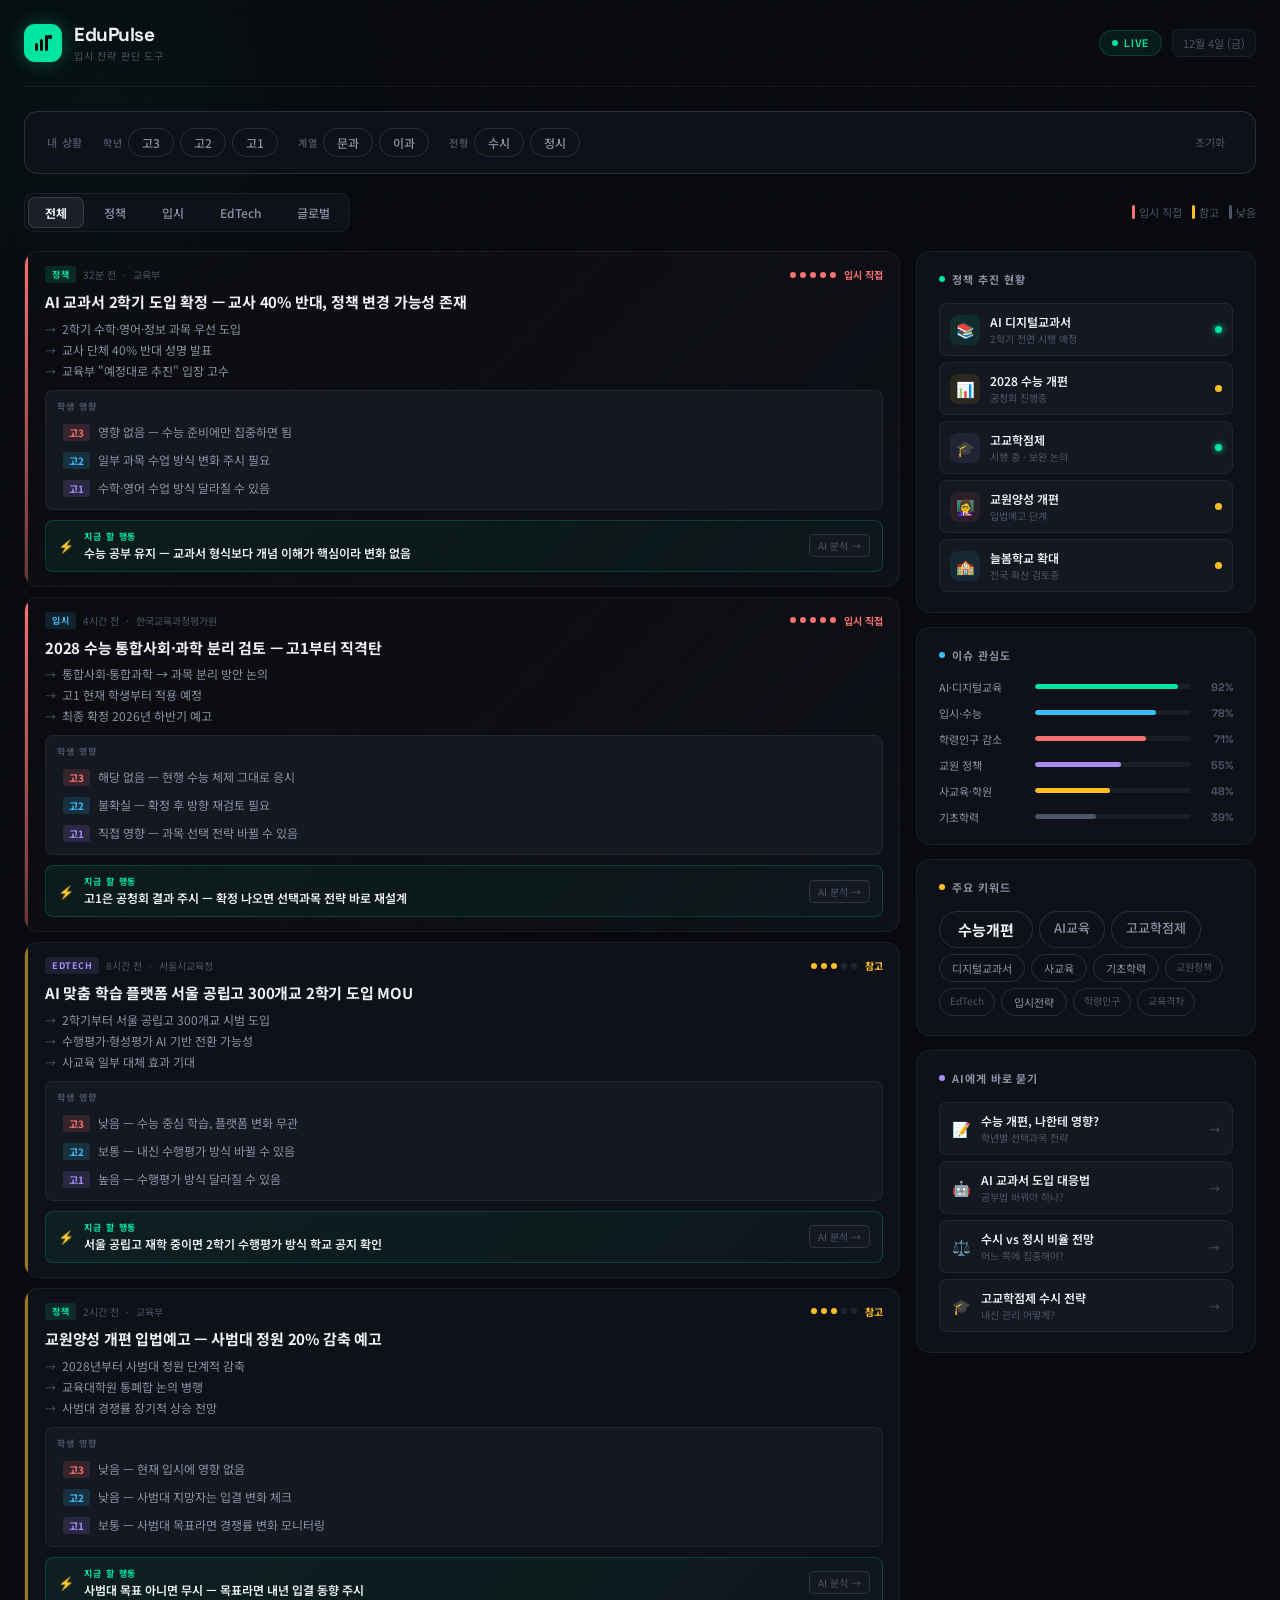
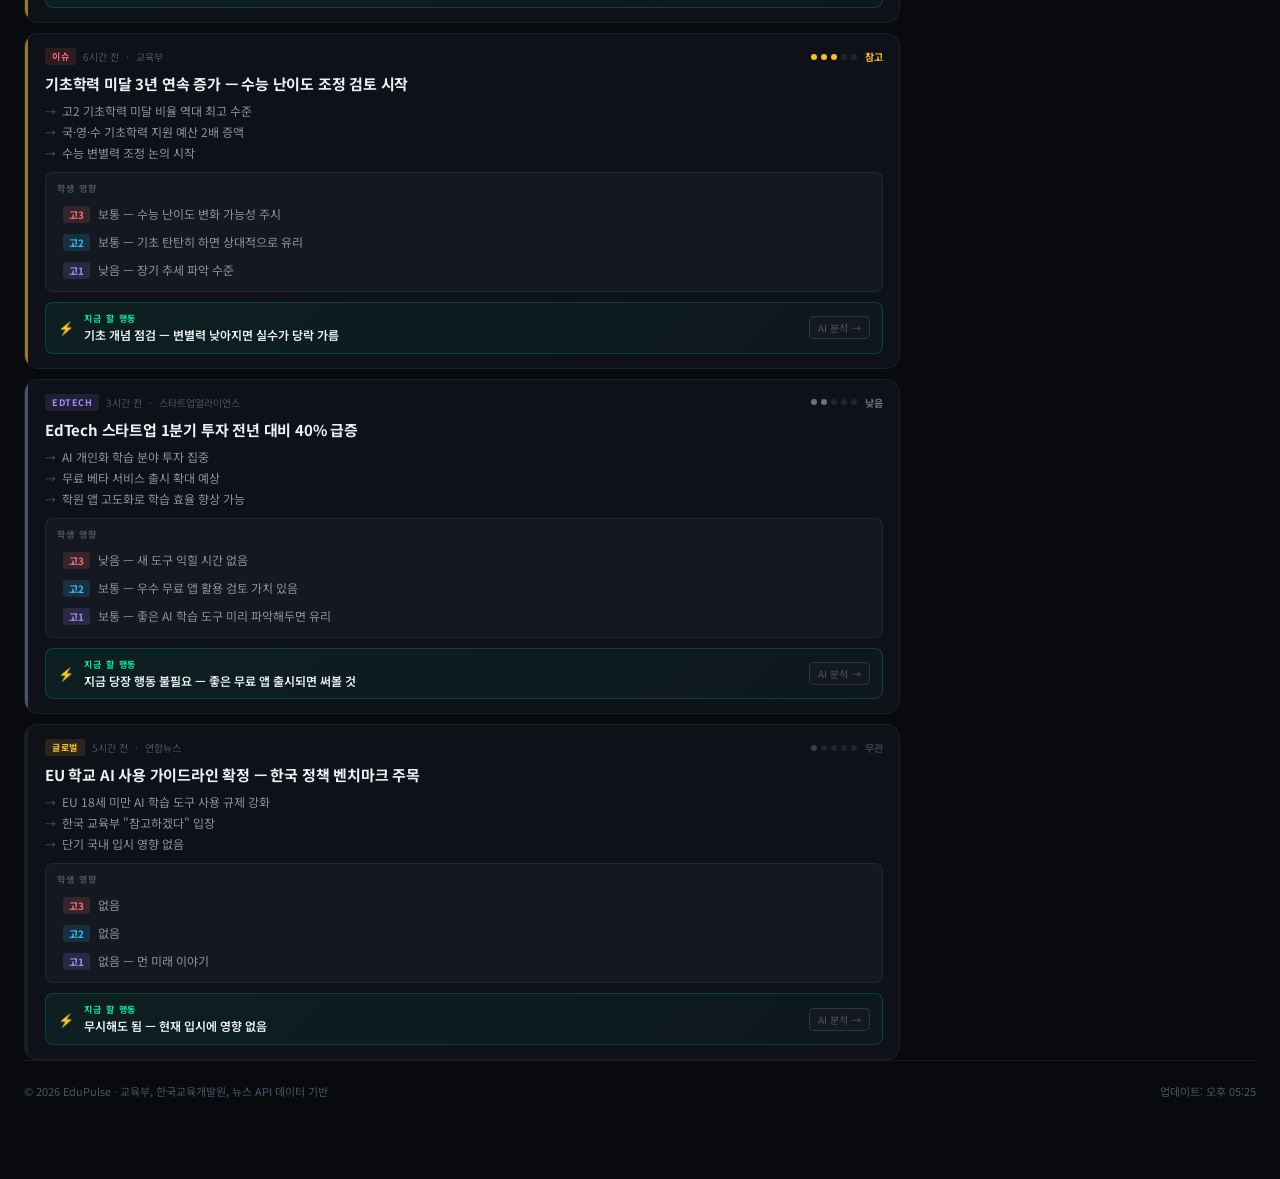
<file: index.html>
<!DOCTYPE html>
<html lang="ko">
<head>
<meta charset="UTF-8">
<meta name="viewport" content="width=device-width, initial-scale=1.0">
<title>EduPulse — 입시 전략 판단 도구</title>
<link rel="preconnect" href="https://fonts.googleapis.com">
<link href="https://fonts.googleapis.com/css2?family=Noto+Sans+KR:wght@400;500;700;900&family=Space+Grotesk:wght@400;500;600;700&display=swap" rel="stylesheet">
<style>
/* ═══════════════════════════════════════════════════
   VARIABLES
═══════════════════════════════════════════════════ */
:root {
  --bg:      #080a0e;
  --bg2:     #0e1118;
  --bg3:     #141820;
  --bg4:     #1a1f2a;
  --border:  rgba(255,255,255,0.06);
  --border2: rgba(255,255,255,0.12);
  --border3: rgba(255,255,255,0.18);
  --text:    #eef0f4;
  --text2:   #8892a4;
  --text3:   #4a5568;

  --green:  #00e5a0;
  --green2: rgba(0,229,160,0.12);
  --blue:   #38bdf8;
  --blue2:  rgba(56,189,248,0.12);
  --red:    #f87171;
  --red2:   rgba(248,113,113,0.12);
  --yellow: #fbbf24;
  --yellow2:rgba(251,191,36,0.12);
  --purple: #a78bfa;

  --r-card: 14px;
  --r-sm:   8px;
  --r-xs:   5px;
}

/* ═══════════════════════════════════════════════════
   RESET & BASE
═══════════════════════════════════════════════════ */
*, *::before, *::after { box-sizing: border-box; margin: 0; padding: 0; }
html { scroll-behavior: smooth; }
body {
  background: var(--bg);
  color: var(--text);
  font-family: 'Noto Sans KR', sans-serif;
  min-height: 100vh;
  overflow-x: hidden;
  -webkit-font-smoothing: antialiased;
}

/* 배경 그리드 */
body::before {
  content: '';
  position: fixed; inset: 0; z-index: 0; pointer-events: none;
  background-image:
    linear-gradient(rgba(0,229,160,0.015) 1px, transparent 1px),
    linear-gradient(90deg, rgba(0,229,160,0.015) 1px, transparent 1px);
  background-size: 48px 48px;
}
/* 좌상단 glow */
body::after {
  content: '';
  position: fixed; top: -200px; left: -200px;
  width: 600px; height: 600px; z-index: 0; pointer-events: none;
  background: radial-gradient(circle, rgba(0,229,160,0.04) 0%, transparent 70%);
}

.page {
  position: relative; z-index: 1;
  max-width: 1320px; margin: 0 auto;
  padding: 0 1.5rem 5rem;
}

/* ═══════════════════════════════════════════════════
   HEADER
═══════════════════════════════════════════════════ */
header {
  display: flex; align-items: center; justify-content: space-between;
  padding: 1.4rem 0;
  border-bottom: 1px solid var(--border);
  margin-bottom: 1.5rem;
  flex-wrap: wrap; gap: 1rem;
}
.logo { display: flex; align-items: center; gap: 12px; text-decoration: none; }
.logo-mark {
  width: 38px; height: 38px; border-radius: 11px;
  background: var(--green);
  display: flex; align-items: center; justify-content: center;
  box-shadow: 0 0 20px rgba(0,229,160,0.3);
  flex-shrink: 0;
}
.logo-mark svg { width: 20px; height: 20px; }
.logo-name {
  font-family: 'Space Grotesk', sans-serif;
  font-size: 19px; font-weight: 700; color: var(--text); letter-spacing: -0.5px;
}
.logo-sub { font-size: 10px; color: var(--text3); margin-top: 1px; letter-spacing: 0.08em; text-transform: uppercase; }

.header-right { display: flex; align-items: center; gap: 10px; }
.live-pill {
  display: flex; align-items: center; gap: 6px;
  background: rgba(0,229,160,0.08); border: 1px solid rgba(0,229,160,0.2);
  border-radius: 20px; padding: 5px 12px;
  font-family: 'Space Grotesk', sans-serif; font-size: 11px; font-weight: 600; color: var(--green);
  letter-spacing: 0.06em;
}
.live-dot {
  width: 6px; height: 6px; border-radius: 50%; background: var(--green);
  animation: pulse 2s infinite;
}
.date-chip {
  font-size: 11px; color: var(--text3);
  background: var(--bg2); border: 1px solid var(--border);
  border-radius: 8px; padding: 5px 10px;
}

/* ═══════════════════════════════════════════════════
   PERSONA FILTER  — 핵심 상단 기능
═══════════════════════════════════════════════════ */
.persona-bar {
  background: var(--bg2);
  border: 1px solid var(--border2);
  border-radius: var(--r-card);
  padding: 1rem 1.4rem;
  margin-bottom: 1.2rem;
  display: flex; align-items: center; gap: 0; flex-wrap: wrap;
}
.persona-label {
  font-size: 11px; color: var(--text3); letter-spacing: 0.06em;
  text-transform: uppercase; font-weight: 600; margin-right: 20px;
  white-space: nowrap;
}
.persona-groups { display: flex; gap: 20px; flex-wrap: wrap; flex: 1; }
.persona-group { display: flex; align-items: center; gap: 6px; }
.persona-group-label {
  font-size: 10px; color: var(--text3); letter-spacing: 0.05em; text-transform: uppercase;
  font-weight: 600; white-space: nowrap;
}
.pchip {
  padding: 5px 13px; border-radius: 20px;
  border: 1px solid var(--border2);
  background: transparent; color: var(--text2);
  font-size: 12px; font-weight: 500; cursor: pointer;
  font-family: 'Noto Sans KR', sans-serif;
  transition: all 0.15s;
}
.pchip:hover { border-color: var(--green); color: var(--green); }
.pchip.active {
  background: rgba(0,229,160,0.12); border-color: var(--green);
  color: var(--green); font-weight: 700;
}
.persona-reset {
  margin-left: auto; font-size: 11px; color: var(--text3);
  background: none; border: none; cursor: pointer;
  font-family: 'Noto Sans KR', sans-serif; padding: 4px 8px;
  transition: color 0.15s;
}
.persona-reset:hover { color: var(--text2); }

/* ═══════════════════════════════════════════════════
   TABS
═══════════════════════════════════════════════════ */
.tabs-row {
  display: flex; align-items: center; justify-content: space-between;
  margin-bottom: 1.2rem; gap: 12px; flex-wrap: wrap;
}
.nav-tabs {
  display: flex; gap: 4px;
  background: var(--bg2); border: 1px solid var(--border);
  border-radius: 10px; padding: 3px;
}
.tab {
  padding: 6px 16px; border-radius: 7px;
  font-size: 12px; color: var(--text2); cursor: pointer;
  transition: all 0.15s; border: none; background: transparent;
  font-family: 'Noto Sans KR', sans-serif; font-weight: 500;
}
.tab:hover { color: var(--text); }
.tab.active { background: var(--bg4); color: var(--text); border: 1px solid var(--border2); font-weight: 700; }

.imp-legend {
  display: flex; align-items: center; gap: 10px;
  font-size: 11px; color: var(--text3);
}
.imp-legend-item { display: flex; align-items: center; gap: 4px; }
.imp-legend-bar { width: 3px; height: 14px; border-radius: 2px; }

/* ═══════════════════════════════════════════════════
   LAYOUT GRID
═══════════════════════════════════════════════════ */
.layout { display: grid; grid-template-columns: 1fr 340px; gap: 16px; align-items: start; }

/* ═══════════════════════════════════════════════════
   CARD BASE
═══════════════════════════════════════════════════ */
.card {
  background: var(--bg2); border: 1px solid var(--border);
  border-radius: var(--r-card); padding: 1.2rem 1.4rem;
  transition: border-color 0.2s;
}
.card:hover { border-color: var(--border2); }
.card-hd {
  display: flex; align-items: center; justify-content: space-between;
  margin-bottom: 1rem;
}
.card-hd-title {
  display: flex; align-items: center; gap: 7px;
  font-size: 11px; font-weight: 700; color: var(--text2);
  letter-spacing: 0.08em; text-transform: uppercase;
}
.card-hd-dot { width: 6px; height: 6px; border-radius: 50%; }

/* ═══════════════════════════════════════════════════
   NEWS CARDS — 핵심 컴포넌트
═══════════════════════════════════════════════════ */
.news-stack { display: flex; flex-direction: column; gap: 10px; }

.ncard {
  border-radius: var(--r-card); border: 1px solid var(--border);
  overflow: hidden; cursor: pointer;
  transition: border-color 0.15s, transform 0.15s, box-shadow 0.15s;
  position: relative;
  background: var(--bg2);
}
.ncard:hover {
  border-color: var(--border3); transform: translateY(-1px);
  box-shadow: 0 8px 32px rgba(0,0,0,0.3);
}

/* 왼쪽 중요도 바 */
.ncard-bar {
  position: absolute; left: 0; top: 0; bottom: 0; width: 3px;
}

.ncard-inner { padding: 14px 16px 14px 20px; }

/* 상단 메타 행 */
.ncard-meta {
  display: flex; align-items: center; justify-content: space-between;
  margin-bottom: 8px;
}
.ncard-meta-left { display: flex; align-items: center; gap: 7px; }
.ntag {
  font-size: 9px; font-weight: 700; padding: 2px 7px; border-radius: 3px;
  letter-spacing: 0.06em; text-transform: uppercase;
}
.ntag-policy { background: rgba(0,229,160,0.12); color: var(--green); }
.ntag-data   { background: rgba(56,189,248,0.12); color: var(--blue); }
.ntag-tech   { background: rgba(167,139,250,0.12); color: var(--purple); }
.ntag-issue  { background: rgba(248,113,113,0.12); color: var(--red); }
.ntag-global { background: rgba(251,191,36,0.12); color: var(--yellow); }

.ncard-time { font-size: 10px; color: var(--text3); }
.ncard-src  { font-size: 10px; color: var(--text3); }

/* 중요도 점수 */
.imp-score { display: flex; align-items: center; gap: 4px; }
.imp-pip { width: 6px; height: 6px; border-radius: 50%; }

/* 한줄 요약 — 가장 크게, 핵심 */
.ncard-headline {
  font-size: 15px; font-weight: 700; color: var(--text);
  line-height: 1.45; margin-bottom: 7px;
  letter-spacing: -0.2px;
}

/* 핵심 포인트 */
.ncard-points { display: flex; flex-direction: column; gap: 3px; margin-bottom: 10px; }
.ncard-point {
  font-size: 12px; color: var(--text2); line-height: 1.5;
  display: flex; gap: 6px; align-items: flex-start;
}
.ncard-point::before { content: '→'; color: var(--text3); font-size: 11px; flex-shrink: 0; margin-top: 1px; }

/* 학생 영향 블록 */
.ncard-impact {
  background: var(--bg3); border: 1px solid var(--border);
  border-radius: var(--r-sm); padding: 9px 11px; margin-bottom: 10px;
}
.ncard-impact-hd {
  font-size: 9px; font-weight: 700; color: var(--text3);
  letter-spacing: 0.1em; text-transform: uppercase; margin-bottom: 7px;
}
.impact-rows { display: flex; flex-direction: column; gap: 4px; }
.impact-row {
  display: flex; align-items: flex-start; gap: 8px;
  padding: 3px 6px; border-radius: 5px; transition: background 0.1s;
}
.impact-row.hl { background: rgba(0,229,160,0.07); border: 1px solid rgba(0,229,160,0.15); }
.ig {
  font-size: 10px; font-weight: 700; padding: 1px 6px; border-radius: 3px;
  flex-shrink: 0; margin-top: 1px; white-space: nowrap;
}
.ig-3 { background: rgba(248,113,113,0.15); color: var(--red); }
.ig-2 { background: rgba(56,189,248,0.15); color: var(--blue); }
.ig-1 { background: rgba(167,139,250,0.15); color: var(--purple); }
.impact-desc { font-size: 12px; color: var(--text2); line-height: 1.45; flex: 1; }
.impact-row.hl .impact-desc { color: var(--text); }

/* 지금 행동 — 가장 중요한 요소 */
.ncard-action {
  display: flex; align-items: center; gap: 8px;
  background: linear-gradient(135deg, rgba(0,229,160,0.07), rgba(0,229,160,0.03));
  border: 1px solid rgba(0,229,160,0.2); border-radius: var(--r-sm);
  padding: 9px 12px; gap: 10px;
}
.action-bolt { font-size: 13px; flex-shrink: 0; }
.action-body { flex: 1; }
.action-label { font-size: 9px; font-weight: 700; color: var(--green); letter-spacing: 0.1em; text-transform: uppercase; margin-bottom: 2px; }
.action-text { font-size: 12px; font-weight: 600; color: var(--text); line-height: 1.4; }
.action-ai {
  font-size: 10px; color: var(--text3); border: 1px solid var(--border2);
  background: var(--bg3); border-radius: 5px; padding: 3px 8px;
  cursor: pointer; font-family: 'Noto Sans KR', sans-serif;
  flex-shrink: 0; transition: all 0.15s; white-space: nowrap;
}
.action-ai:hover { color: var(--green); border-color: rgba(0,229,160,0.3); }

/* 중요도별 테마 */
.ncard.imp-5 .ncard-bar { background: linear-gradient(180deg, var(--red), rgba(248,113,113,0.4)); }
.ncard.imp-5 { background: linear-gradient(135deg, rgba(248,113,113,0.02), var(--bg2)); }
.ncard.imp-5:hover .ncard-bar { box-shadow: 2px 0 12px rgba(248,113,113,0.4); }

.ncard.imp-4 .ncard-bar { background: var(--yellow); }
.ncard.imp-3 .ncard-bar { background: var(--yellow); opacity: 0.6; }
.ncard.imp-2 .ncard-bar { background: var(--text3); }
.ncard.imp-1 .ncard-bar { background: var(--border); }

/* 빈 상태 */
.empty { text-align: center; padding: 48px; color: var(--text3); font-size: 13px; }

/* ═══════════════════════════════════════════════════
   SIDEBAR
═══════════════════════════════════════════════════ */
.sidebar { display: flex; flex-direction: column; gap: 14px; }

/* 정책 현황 */
.policy-item {
  display: flex; align-items: center; gap: 10px;
  padding: 9px 10px; border-radius: var(--r-sm);
  background: var(--bg3); border: 1px solid var(--border);
  cursor: pointer; transition: all 0.15s;
}
.policy-item:hover { border-color: var(--border2); transform: translateX(2px); }
.policy-icon { font-size: 15px; width: 30px; height: 30px; border-radius: 8px; display: flex; align-items: center; justify-content: center; flex-shrink: 0; }
.policy-info { flex: 1; min-width: 0; }
.policy-name { font-size: 12px; font-weight: 600; color: var(--text); }
.policy-status { font-size: 10px; color: var(--text3); margin-top: 1px; }
.policy-dot { width: 7px; height: 7px; border-radius: 50%; flex-shrink: 0; }
.dot-on  { background: var(--green); box-shadow: 0 0 6px var(--green); }
.dot-wip { background: var(--yellow); }
.dot-off { background: var(--text3); }

/* 트렌드 */
.trend-row { display: flex; align-items: center; gap: 10px; }
.trend-name { font-size: 11px; color: var(--text2); width: 86px; flex-shrink: 0; }
.trend-bar-bg { flex: 1; height: 5px; background: rgba(255,255,255,0.05); border-radius: 3px; overflow: hidden; }
.trend-bar-fill { height: 100%; border-radius: 3px; width: 0; transition: width 1.2s cubic-bezier(0.4,0,0.2,1); }
.trend-pct { font-family: 'Space Grotesk', sans-serif; font-size: 11px; font-weight: 700; color: var(--text3); width: 32px; text-align: right; }

/* 키워드 */
.kw-cloud { display: flex; flex-wrap: wrap; gap: 6px; }
.kw {
  border: 1px solid var(--border2); border-radius: 20px;
  cursor: pointer; transition: all 0.15s;
  font-family: 'Noto Sans KR', sans-serif; color: var(--text2);
}
.kw:hover { border-color: var(--green); color: var(--green); background: rgba(0,229,160,0.05); }
.kw.xl { font-size: 15px; font-weight: 700; padding: 7px 18px; color: var(--text); }
.kw.lg { font-size: 13px; font-weight: 500; padding: 6px 14px; }
.kw.md { font-size: 11px; padding: 5px 12px; }
.kw.sm { font-size: 10px; padding: 4px 10px; color: var(--text3); }

/* 퀵 AI 버튼 */
.qa-grid { display: flex; flex-direction: column; gap: 6px; }
.qa-btn {
  display: flex; align-items: center; gap: 10px;
  background: var(--bg3); border: 1px solid var(--border);
  border-radius: var(--r-sm); padding: 9px 12px;
  cursor: pointer; text-align: left; transition: all 0.15s;
  font-family: 'Noto Sans KR', sans-serif;
}
.qa-btn:hover { border-color: var(--border2); background: var(--bg4); transform: translateX(2px); }
.qa-icon { font-size: 15px; flex-shrink: 0; }
.qa-text { flex: 1; }
.qa-title { font-size: 12px; font-weight: 600; color: var(--text); }
.qa-sub   { font-size: 10px; color: var(--text3); margin-top: 1px; }
.qa-arrow { font-size: 11px; color: var(--text3); }

/* ═══════════════════════════════════════════════════
   AI 분석 패널
═══════════════════════════════════════════════════ */
.ai-overlay {
  position: fixed; inset: 0; background: rgba(0,0,0,0.6);
  z-index: 998; opacity: 0; pointer-events: none; transition: opacity 0.3s;
  backdrop-filter: blur(2px);
}
.ai-overlay.open { opacity: 1; pointer-events: all; }

.ai-panel {
  position: fixed; top: 0; right: -520px; width: 500px; height: 100vh;
  background: var(--bg2); border-left: 1px solid var(--border2);
  z-index: 999; transition: right 0.35s cubic-bezier(0.4,0,0.2,1);
  display: flex; flex-direction: column; overflow: hidden;
}
.ai-panel.open { right: 0; }

.ai-panel-hd {
  display: flex; align-items: center; justify-content: space-between;
  padding: 1.2rem 1.4rem; border-bottom: 1px solid var(--border);
  flex-shrink: 0;
}
.ai-panel-title {
  font-size: 13px; font-weight: 700; color: var(--text);
  display: flex; align-items: center; gap: 8px;
}
.ai-badge {
  font-size: 9px; font-weight: 700; letter-spacing: 0.08em;
  background: rgba(0,229,160,0.12); color: var(--green);
  border: 1px solid rgba(0,229,160,0.25); border-radius: 4px; padding: 2px 7px;
}
.ai-close {
  width: 28px; height: 28px; border-radius: 7px;
  background: var(--bg3); border: 1px solid var(--border);
  color: var(--text2); cursor: pointer; font-size: 14px;
  display: flex; align-items: center; justify-content: center; transition: all 0.15s;
}
.ai-close:hover { border-color: var(--border2); color: var(--text); }

.ai-topic-bar {
  padding: 1rem 1.4rem; border-bottom: 1px solid var(--border); flex-shrink: 0;
}
.ai-topic-lbl { font-size: 9px; color: var(--text3); text-transform: uppercase; letter-spacing: 0.08em; margin-bottom: 4px; }
.ai-topic-title { font-size: 13px; font-weight: 600; color: var(--text); line-height: 1.5; }

.ai-body { flex: 1; overflow-y: auto; padding: 1.4rem; }
.ai-body::-webkit-scrollbar { width: 4px; }
.ai-body::-webkit-scrollbar-track { background: transparent; }
.ai-body::-webkit-scrollbar-thumb { background: var(--border2); border-radius: 2px; }

/* AI 결과 컴포넌트 */
.ai-oneline-box {
  background: var(--bg3); border: 1px solid var(--border2);
  border-radius: var(--r-card); padding: 14px 16px; margin-bottom: 14px;
}
.ai-oneline { font-size: 18px; font-weight: 800; color: var(--text); line-height: 1.35; letter-spacing: -0.3px; }
.ai-imp-row { display: flex; align-items: center; gap: 8px; margin-top: 8px; }
.ai-imp-pips { display: flex; gap: 3px; }
.ai-pip { width: 8px; height: 8px; border-radius: 50%; }
.ai-imp-label { font-size: 11px; font-weight: 700; }

.ai-sec { margin-bottom: 16px; }
.ai-sec-lbl {
  font-size: 9px; font-weight: 700; color: var(--text3);
  letter-spacing: 0.1em; text-transform: uppercase;
  margin-bottom: 8px; display: flex; align-items: center; gap: 6px;
}
.ai-sec-lbl::before { content: ''; width: 3px; height: 11px; border-radius: 2px; background: var(--green); }
.ai-text { font-size: 13px; color: var(--text2); line-height: 1.8; }

.ai-grade-rows { display: flex; flex-direction: column; gap: 8px; }
.ai-grade-row { display: flex; gap: 10px; align-items: flex-start; }
.ai-grade-badge {
  font-size: 10px; font-weight: 700; padding: 2px 7px; border-radius: 4px; flex-shrink: 0; margin-top: 2px;
}
.aig3 { background: rgba(248,113,113,0.15); color: var(--red); }
.aig2 { background: rgba(56,189,248,0.15);  color: var(--blue); }
.aig1 { background: rgba(167,139,250,0.15); color: var(--purple); }
.ai-grade-text { font-size: 13px; color: var(--text2); line-height: 1.5; flex: 1; }

.ai-action-card {
  background: linear-gradient(135deg, rgba(0,229,160,0.08), rgba(0,229,160,0.03));
  border: 1px solid rgba(0,229,160,0.25); border-radius: var(--r-card);
  padding: 14px 16px; margin-bottom: 16px;
}
.ai-action-lbl { font-size: 10px; font-weight: 700; color: var(--green); letter-spacing: 0.08em; text-transform: uppercase; margin-bottom: 6px; }
.ai-action-text { font-size: 15px; font-weight: 700; color: var(--text); line-height: 1.5; }

.ai-points { display: flex; flex-direction: column; gap: 6px; }
.ai-point {
  font-size: 13px; color: var(--text2); line-height: 1.6;
  display: flex; gap: 8px;
}
.ai-point::before { content: '→'; color: var(--green); font-size: 12px; flex-shrink: 0; padding-top: 2px; }

.ai-loading { display: flex; flex-direction: column; align-items: center; justify-content: center; height: 220px; gap: 14px; }
.ai-spin { width: 34px; height: 34px; border: 2px solid var(--border2); border-top-color: var(--green); border-radius: 50%; animation: spin 0.8s linear infinite; }
.ai-loading-text { font-size: 12px; color: var(--text3); }

.ai-error { padding: 1rem; background: rgba(248,113,113,0.07); border: 1px solid rgba(248,113,113,0.2); border-radius: var(--r-sm); font-size: 13px; color: var(--red); line-height: 1.6; }

/* ═══════════════════════════════════════════════════
   FOOTER
═══════════════════════════════════════════════════ */
footer {
  border-top: 1px solid var(--border); padding-top: 1.4rem;
  display: flex; justify-content: space-between; align-items: center; flex-wrap: wrap; gap: 8px;
}
footer p { font-size: 11px; color: var(--text3); }

/* ═══════════════════════════════════════════════════
   ANIMATIONS
═══════════════════════════════════════════════════ */
@keyframes pulse { 0%,100%{opacity:1;transform:scale(1)} 50%{opacity:.4;transform:scale(.8)} }
@keyframes spin   { to{transform:rotate(360deg)} }
@keyframes fadeUp { from{opacity:0;transform:translateY(14px)} to{opacity:1;transform:translateY(0)} }

.fu  { animation: fadeUp 0.5s ease both; }
.d1  { animation-delay: 0.05s; }
.d2  { animation-delay: 0.1s; }
.d3  { animation-delay: 0.15s; }
.d4  { animation-delay: 0.2s; }
.d5  { animation-delay: 0.25s; }

::-webkit-scrollbar { width: 5px; }
::-webkit-scrollbar-track { background: var(--bg); }
::-webkit-scrollbar-thumb { background: var(--border2); border-radius: 3px; }

/* ═══════════════════════════════════════════════════
   RESPONSIVE
═══════════════════════════════════════════════════ */
@media (max-width: 960px) {
  .layout { grid-template-columns: 1fr; }
  .sidebar { display: none; }
}
@media (max-width: 680px) {
  .page { padding: 0 1rem 4rem; }
  .persona-groups { gap: 10px; }
  .ai-panel { width: 100%; right: -100%; }
  .ncard-headline { font-size: 14px; }
}
</style>
</head>
<body>

<div class="page">

<!-- ══ HEADER ══ -->
<header class="fu">
  <div class="logo">
    <div class="logo-mark">
      <svg viewBox="0 0 20 20" fill="none">
        <rect x="2" y="10" width="3" height="8" rx="1.5" fill="#080a0e"/>
        <rect x="7" y="6"  width="3" height="12" rx="1.5" fill="#080a0e"/>
        <rect x="12" y="2" width="3" height="16" rx="1.5" fill="#080a0e"/>
        <circle cx="17" cy="4" r="2.2" fill="#080a0e"/>
      </svg>
    </div>
    <div>
      <div class="logo-name">EduPulse</div>
      <div class="logo-sub">입시 전략 판단 도구</div>
    </div>
  </div>
  <div class="header-right">
    <div class="live-pill"><div class="live-dot"></div>LIVE</div>
    <div class="date-chip" id="dateChip">—</div>
  </div>
</header>

<!-- ══ PERSONA FILTER ══ -->
<div class="persona-bar fu d1" id="personaBar">
  <div class="persona-label">내 상황</div>
  <div class="persona-groups">
    <div class="persona-group">
      <div class="persona-group-label">학년</div>
      <button class="pchip" data-g="grade3">고3</button>
      <button class="pchip" data-g="grade2">고2</button>
      <button class="pchip" data-g="grade1">고1</button>
    </div>
    <div class="persona-group">
      <div class="persona-group-label">계열</div>
      <button class="pchip" data-t="liberal">문과</button>
      <button class="pchip" data-t="science">이과</button>
    </div>
    <div class="persona-group">
      <div class="persona-group-label">전형</div>
      <button class="pchip" data-a="sutime">수시</button>
      <button class="pchip" data-a="jeongsi">정시</button>
    </div>
  </div>
  <button class="persona-reset" id="resetBtn">초기화</button>
</div>

<!-- ══ TABS + LEGEND ══ -->
<div class="tabs-row fu d2">
  <div class="nav-tabs">
    <button class="tab active" data-tab="all">전체</button>
    <button class="tab" data-tab="policy">정책</button>
    <button class="tab" data-tab="data">입시</button>
    <button class="tab" data-tab="tech">EdTech</button>
    <button class="tab" data-tab="global">글로벌</button>
  </div>
  <div class="imp-legend">
    <div class="imp-legend-item"><div class="imp-legend-bar" style="background:var(--red)"></div>입시 직접</div>
    <div class="imp-legend-item"><div class="imp-legend-bar" style="background:var(--yellow)"></div>참고</div>
    <div class="imp-legend-item"><div class="imp-legend-bar" style="background:var(--text3)"></div>낮음</div>
  </div>
</div>

<!-- ══ MAIN LAYOUT ══ -->
<div class="layout fu d3">

  <!-- 뉴스 카드 -->
  <div>
    <div class="news-stack" id="newsStack"></div>
  </div>

  <!-- 사이드바 -->
  <div class="sidebar">

    <!-- 정책 현황 -->
    <div class="card">
      <div class="card-hd">
        <div class="card-hd-title"><div class="card-hd-dot" style="background:var(--green)"></div>정책 추진 현황</div>
      </div>
      <div style="display:flex;flex-direction:column;gap:6px;">
        <div class="policy-item" onclick="openPanel('AI 디지털교과서 도입 입시 영향 분석')">
          <div class="policy-icon" style="background:rgba(0,229,160,0.1)">📚</div>
          <div class="policy-info"><div class="policy-name">AI 디지털교과서</div><div class="policy-status">2학기 전면 시행 예정</div></div>
          <div class="policy-dot dot-on"></div>
        </div>
        <div class="policy-item" onclick="openPanel('2028 수능 개편안 고등학생 영향 분석')">
          <div class="policy-icon" style="background:rgba(251,191,36,0.1)">📊</div>
          <div class="policy-info"><div class="policy-name">2028 수능 개편</div><div class="policy-status">공청회 진행중</div></div>
          <div class="policy-dot dot-wip"></div>
        </div>
        <div class="policy-item" onclick="openPanel('고교학점제 수시 정시 전략 변화')">
          <div class="policy-icon" style="background:rgba(167,139,250,0.1)">🎓</div>
          <div class="policy-info"><div class="policy-name">고교학점제</div><div class="policy-status">시행 중 · 보완 논의</div></div>
          <div class="policy-dot dot-on"></div>
        </div>
        <div class="policy-item" onclick="openPanel('교원양성 개편 사범대 입시 경쟁률 변화')">
          <div class="policy-icon" style="background:rgba(248,113,113,0.1)">👩‍🏫</div>
          <div class="policy-info"><div class="policy-name">교원양성 개편</div><div class="policy-status">입법예고 단계</div></div>
          <div class="policy-dot dot-wip"></div>
        </div>
        <div class="policy-item" onclick="openPanel('늘봄학교 확대 입시 영향')">
          <div class="policy-icon" style="background:rgba(56,189,248,0.1)">🏫</div>
          <div class="policy-info"><div class="policy-name">늘봄학교 확대</div><div class="policy-status">전국 확산 검토중</div></div>
          <div class="policy-dot dot-wip"></div>
        </div>
      </div>
    </div>

    <!-- 이슈 관심도 -->
    <div class="card">
      <div class="card-hd">
        <div class="card-hd-title"><div class="card-hd-dot" style="background:var(--blue)"></div>이슈 관심도</div>
      </div>
      <div style="display:flex;flex-direction:column;gap:10px;" id="trendList"></div>
    </div>

    <!-- 키워드 -->
    <div class="card">
      <div class="card-hd">
        <div class="card-hd-title"><div class="card-hd-dot" style="background:var(--yellow)"></div>주요 키워드</div>
      </div>
      <div class="kw-cloud">
        <span class="kw xl">수능개편</span>
        <span class="kw lg">AI교육</span>
        <span class="kw lg">고교학점제</span>
        <span class="kw md">디지털교과서</span>
        <span class="kw md">사교육</span>
        <span class="kw md">기초학력</span>
        <span class="kw sm">교원정책</span>
        <span class="kw sm">EdTech</span>
        <span class="kw md">입시전략</span>
        <span class="kw sm">학령인구</span>
        <span class="kw sm">교육격차</span>
      </div>
    </div>

    <!-- AI 질문 -->
    <div class="card">
      <div class="card-hd">
        <div class="card-hd-title"><div class="card-hd-dot" style="background:var(--purple)"></div>AI에게 바로 묻기</div>
      </div>
      <div class="qa-grid">
        <button class="qa-btn" data-q="2028 수능 개편 내 학년 선택과목 전략">
          <span class="qa-icon">📝</span>
          <div class="qa-text"><div class="qa-title">수능 개편, 나한테 영향?</div><div class="qa-sub">학년별 선택과목 전략</div></div>
          <span class="qa-arrow">→</span>
        </button>
        <button class="qa-btn" data-q="AI 디지털교과서 도입 수능 공부 방법 변화">
          <span class="qa-icon">🤖</span>
          <div class="qa-text"><div class="qa-title">AI 교과서 도입 대응법</div><div class="qa-sub">공부법 바꿔야 하나?</div></div>
          <span class="qa-arrow">→</span>
        </button>
        <button class="qa-btn" data-q="수시 정시 비율 2026 2027 입시 전망">
          <span class="qa-icon">⚖️</span>
          <div class="qa-text"><div class="qa-title">수시 vs 정시 비율 전망</div><div class="qa-sub">어느 쪽에 집중해야?</div></div>
          <span class="qa-arrow">→</span>
        </button>
        <button class="qa-btn" data-q="고교학점제 내신 관리 수시 전략">
          <span class="qa-icon">🎓</span>
          <div class="qa-text"><div class="qa-title">고교학점제 수시 전략</div><div class="qa-sub">내신 관리 어떻게?</div></div>
          <span class="qa-arrow">→</span>
        </button>
      </div>
    </div>

  </div>
</div>

<!-- ══ FOOTER ══ -->
<footer class="fu d5">
  <p>© 2026 EduPulse · 교육부, 한국교육개발원, 뉴스 API 데이터 기반</p>
  <p>업데이트: <span id="updateTime">—</span></p>
</footer>

</div><!-- /page -->

<!-- ══ AI PANEL ══ -->
<div class="ai-overlay" id="aiOverlay"></div>
<div class="ai-panel" id="aiPanel">
  <div class="ai-panel-hd">
    <div class="ai-panel-title"><span class="ai-badge">AI 분석</span>입시 영향 분석</div>
    <button class="ai-close" id="aiClose">✕</button>
  </div>
  <div class="ai-topic-bar">
    <div class="ai-topic-lbl">분석 주제</div>
    <div class="ai-topic-title" id="aiTopicTitle">—</div>
  </div>
  <div class="ai-body" id="aiBody"></div>
</div>

<script>
/* ═══════════════════════════════════════════════════
   DATA
═══════════════════════════════════════════════════ */
const NEWS = [
  {
    id:1, tag:'policy', label:'정책', time:'32분 전', src:'교육부', imp:5,
    headline: 'AI 교과서 2학기 도입 확정 — 교사 40% 반대, 정책 변경 가능성 존재',
    points: ['2학기 수학·영어·정보 과목 우선 도입', '교사 단체 40% 반대 성명 발표', '교육부 "예정대로 추진" 입장 고수'],
    impact: {
      grade3: '영향 없음 — 수능 준비에만 집중하면 됨',
      grade2: '일부 과목 수업 방식 변화 주시 필요',
      grade1: '수학·영어 수업 방식 달라질 수 있음'
    },
    action: '수능 공부 유지 — 교과서 형식보다 개념 이해가 핵심이라 변화 없음',
  },
  {
    id:2, tag:'data', label:'입시', time:'4시간 전', src:'한국교육과정평가원', imp:5,
    headline: '2028 수능 통합사회·과학 분리 검토 — 고1부터 직격탄',
    points: ['통합사회·통합과학 → 과목 분리 방안 논의', '고1 현재 학생부터 적용 예정', '최종 확정 2026년 하반기 예고'],
    impact: {
      grade3: '해당 없음 — 현행 수능 체제 그대로 응시',
      grade2: '불확실 — 확정 후 방향 재검토 필요',
      grade1: '직접 영향 — 과목 선택 전략 바뀔 수 있음'
    },
    action: '고1은 공청회 결과 주시 — 확정 나오면 선택과목 전략 바로 재설계',
  },
  {
    id:3, tag:'tech', label:'EdTech', time:'8시간 전', src:'서울시교육청', imp:3,
    headline: 'AI 맞춤 학습 플랫폼 서울 공립고 300개교 2학기 도입 MOU',
    points: ['2학기부터 서울 공립고 300개교 시범 도입', '수행평가·형성평가 AI 기반 전환 가능성', '사교육 일부 대체 효과 기대'],
    impact: {
      grade3: '낮음 — 수능 중심 학습, 플랫폼 변화 무관',
      grade2: '보통 — 내신 수행평가 방식 바뀔 수 있음',
      grade1: '높음 — 수행평가 방식 달라질 수 있음'
    },
    action: '서울 공립고 재학 중이면 2학기 수행평가 방식 학교 공지 확인',
  },
  {
    id:4, tag:'policy', label:'정책', time:'2시간 전', src:'교육부', imp:3,
    headline: '교원양성 개편 입법예고 — 사범대 정원 20% 감축 예고',
    points: ['2028년부터 사범대 정원 단계적 감축', '교육대학원 통폐합 논의 병행', '사범대 경쟁률 장기적 상승 전망'],
    impact: {
      grade3: '낮음 — 현재 입시에 영향 없음',
      grade2: '낮음 — 사범대 지망자는 입결 변화 체크',
      grade1: '보통 — 사범대 목표라면 경쟁률 변화 모니터링'
    },
    action: '사범대 목표 아니면 무시 — 목표라면 내년 입결 동향 주시',
  },
  {
    id:5, tag:'issue', label:'이슈', time:'6시간 전', src:'교육부', imp:3,
    headline: '기초학력 미달 3년 연속 증가 — 수능 난이도 조정 검토 시작',
    points: ['고2 기초학력 미달 비율 역대 최고 수준', '국·영·수 기초학력 지원 예산 2배 증액', '수능 변별력 조정 논의 시작'],
    impact: {
      grade3: '보통 — 수능 난이도 변화 가능성 주시',
      grade2: '보통 — 기초 탄탄히 하면 상대적으로 유리',
      grade1: '낮음 — 장기 추세 파악 수준'
    },
    action: '기초 개념 점검 — 변별력 낮아지면 실수가 당락 가름',
  },
  {
    id:6, tag:'tech', label:'EdTech', time:'3시간 전', src:'스타트업얼라이언스', imp:2,
    headline: 'EdTech 스타트업 1분기 투자 전년 대비 40% 급증',
    points: ['AI 개인화 학습 분야 투자 집중', '무료 베타 서비스 출시 확대 예상', '학원 앱 고도화로 학습 효율 향상 가능'],
    impact: {
      grade3: '낮음 — 새 도구 익힐 시간 없음',
      grade2: '보통 — 우수 무료 앱 활용 검토 가치 있음',
      grade1: '보통 — 좋은 AI 학습 도구 미리 파악해두면 유리'
    },
    action: '지금 당장 행동 불필요 — 좋은 무료 앱 출시되면 써볼 것',
  },
  {
    id:7, tag:'global', label:'글로벌', time:'5시간 전', src:'연합뉴스', imp:1,
    headline: 'EU 학교 AI 사용 가이드라인 확정 — 한국 정책 벤치마크 주목',
    points: ['EU 18세 미만 AI 학습 도구 사용 규제 강화', '한국 교육부 "참고하겠다" 입장', '단기 국내 입시 영향 없음'],
    impact: {
      grade3: '없음',
      grade2: '없음',
      grade1: '없음 — 먼 미래 이야기'
    },
    action: '무시해도 됨 — 현재 입시에 영향 없음',
  },
];

const TRENDS = [
  { name:'AI·디지털교육', pct:92, color:'var(--green)' },
  { name:'입시·수능',     pct:78, color:'var(--blue)' },
  { name:'학령인구 감소', pct:71, color:'var(--red)' },
  { name:'교원 정책',     pct:55, color:'var(--purple)' },
  { name:'사교육·학원',  pct:48, color:'var(--yellow)' },
  { name:'기초학력',      pct:39, color:'var(--text3)' },
];

/* ═══════════════════════════════════════════════════
   STATE
═══════════════════════════════════════════════════ */
let state = { tab:'all', grade:'', track:'', admission:'' };

/* ═══════════════════════════════════════════════════
   INIT
═══════════════════════════════════════════════════ */
(function init() {
  // 날짜
  const now = new Date();
  document.getElementById('dateChip').textContent =
    now.toLocaleDateString('ko-KR', { month:'long', day:'numeric', weekday:'short' });
  document.getElementById('updateTime').textContent =
    now.toLocaleTimeString('ko-KR', { hour:'2-digit', minute:'2-digit' });

  // 필터
  document.querySelectorAll('.pchip').forEach(btn => {
    btn.addEventListener('click', () => {
      const g = btn.dataset.g, t = btn.dataset.t, a = btn.dataset.a;
      if (g) {
        document.querySelectorAll('[data-g]').forEach(b => b.classList.remove('active'));
        state.grade = state.grade === g ? '' : g;
        if (state.grade) btn.classList.add('active');
      }
      if (t) {
        document.querySelectorAll('[data-t]').forEach(b => b.classList.remove('active'));
        state.track = state.track === t ? '' : t;
        if (state.track) btn.classList.add('active');
      }
      if (a) {
        document.querySelectorAll('[data-a]').forEach(b => b.classList.remove('active'));
        state.admission = state.admission === a ? '' : a;
        if (state.admission) btn.classList.add('active');
      }
      renderNews();
    });
  });
  document.getElementById('resetBtn').addEventListener('click', () => {
    state.grade = ''; state.track = ''; state.admission = '';
    document.querySelectorAll('.pchip').forEach(b => b.classList.remove('active'));
    renderNews();
  });

  // 탭
  document.querySelectorAll('.tab').forEach(tab => {
    tab.addEventListener('click', () => {
      document.querySelectorAll('.tab').forEach(t => t.classList.remove('active'));
      tab.classList.add('active');
      state.tab = tab.dataset.tab;
      renderNews();
    });
  });

  // AI 패널 닫기
  document.getElementById('aiClose').addEventListener('click', closePanel);
  document.getElementById('aiOverlay').addEventListener('click', closePanel);

  // 키워드
  document.querySelectorAll('.kw').forEach(kw => {
    kw.addEventListener('click', () => openPanel(kw.textContent.trim() + ' 입시 영향 분석'));
  });

  // QA 버튼
  document.querySelectorAll('.qa-btn[data-q]').forEach(btn => {
    btn.addEventListener('click', () => openPanel(btn.dataset.q));
  });

  // 트렌드
  renderTrends();

  // 뉴스
  renderNews();
})();

/* ═══════════════════════════════════════════════════
   RENDER NEWS
═══════════════════════════════════════════════════ */
function renderNews() {
  let items = [...NEWS];

  // 탭 필터
  if (state.tab !== 'all') items = items.filter(n => n.tag === state.tab);

  // 학년 필터 → 영향 있는 것 우선 + 중요도 정렬
  if (state.grade) {
    items.sort((a, b) => {
      const aLow = isLowImpact(a.impact[state.grade]);
      const bLow = isLowImpact(b.impact[state.grade]);
      if (aLow !== bLow) return aLow - bLow;
      return b.imp - a.imp;
    });
  } else {
    items.sort((a, b) => b.imp - a.imp);
  }

  const stack = document.getElementById('newsStack');
  if (!items.length) { stack.innerHTML = '<div class="empty">해당 조건의 이슈가 없습니다</div>'; return; }

  stack.innerHTML = items.map(n => buildCard(n)).join('');

  // 이벤트 바인딩
  stack.querySelectorAll('.ncard').forEach(card => {
    card.addEventListener('click', e => {
      if (e.target.classList.contains('action-ai')) return;
      openPanel(card.dataset.title);
    });
  });
  stack.querySelectorAll('.action-ai').forEach(btn => {
    btn.addEventListener('click', e => { e.stopPropagation(); openPanel(btn.dataset.title); });
  });
}

function isLowImpact(text) {
  if (!text) return true;
  return /없음|낮음|무관|해당 없음/.test(text);
}

function buildCard(n) {
  const impColors = { 5:'#f87171', 4:'#fb923c', 3:'#fbbf24', 2:'#6b7280', 1:'#374151' };
  const impLabels = { 5:'입시 직접', 4:'주요', 3:'참고', 2:'낮음', 1:'무관' };
  const c = impColors[n.imp] || '#6b7280';
  const lbl = impLabels[n.imp] || '';

  const pips = [1,2,3,4,5].map(i =>
    `<span class="imp-pip" style="background:${i<=n.imp ? c : 'rgba(255,255,255,0.08)'}"></span>`
  ).join('');

  const impactRows = [
    { key:'grade3', label:'고3', cls:'ig-3' },
    { key:'grade2', label:'고2', cls:'ig-2' },
    { key:'grade1', label:'고1', cls:'ig-1' },
  ].map(g => {
    const isHL = state.grade === g.key;
    return `<div class="impact-row${isHL ? ' hl' : ''}">
      <span class="ig ${g.cls}">${g.label}</span>
      <span class="impact-desc">${n.impact[g.key]}</span>
    </div>`;
  }).join('');

  return `<div class="ncard imp-${n.imp}" data-title="${n.headline}">
    <div class="ncard-bar"></div>
    <div class="ncard-inner">
      <div class="ncard-meta">
        <div class="ncard-meta-left">
          <span class="ntag ntag-${n.tag}">${n.label}</span>
          <span class="ncard-time">${n.time}</span>
          <span style="color:var(--text3);font-size:10px">·</span>
          <span class="ncard-src">${n.src}</span>
        </div>
        <div class="imp-score" style="color:${c}">
          ${pips}
          <span style="font-size:10px;font-weight:700;margin-left:4px">${lbl}</span>
        </div>
      </div>

      <div class="ncard-headline">${n.headline}</div>

      <div class="ncard-points">
        ${n.points.map(p => `<div class="ncard-point">${p}</div>`).join('')}
      </div>

      <div class="ncard-impact">
        <div class="ncard-impact-hd">학생 영향</div>
        <div class="impact-rows">${impactRows}</div>
      </div>

      <div class="ncard-action">
        <span class="action-bolt">⚡</span>
        <div class="action-body">
          <div class="action-label">지금 할 행동</div>
          <div class="action-text">${n.action}</div>
        </div>
        <button class="action-ai" data-title="${n.headline}">AI 분석 →</button>
      </div>
    </div>
  </div>`;
}

/* ═══════════════════════════════════════════════════
   RENDER TRENDS
═══════════════════════════════════════════════════ */
function renderTrends() {
  const list = document.getElementById('trendList');
  list.innerHTML = TRENDS.map((t, i) => `
    <div class="trend-row">
      <div class="trend-name">${t.name}</div>
      <div class="trend-bar-bg">
        <div class="trend-bar-fill" id="tb${i}" style="background:${t.color}"></div>
      </div>
      <div class="trend-pct">${t.pct}%</div>
    </div>
  `).join('');
  setTimeout(() => {
    TRENDS.forEach((t, i) => { document.getElementById('tb'+i).style.width = t.pct + '%'; });
  }, 500);
}

/* ═══════════════════════════════════════════════════
   AI PANEL
═══════════════════════════════════════════════════ */
function openPanel(topic) {
  document.getElementById('aiTopicTitle').textContent = topic;
  document.getElementById('aiPanel').classList.add('open');
  document.getElementById('aiOverlay').classList.add('open');
  document.body.style.overflow = 'hidden';
  fetchAI(topic);
}

function closePanel() {
  document.getElementById('aiPanel').classList.remove('open');
  document.getElementById('aiOverlay').classList.remove('open');
  document.body.style.overflow = '';
}

async function fetchAI(topic) {
  const body = document.getElementById('aiBody');
  body.innerHTML = `<div class="ai-loading"><div class="ai-spin"></div><div class="ai-loading-text">입시 영향 분석 중…</div></div>`;

  const prompt = `당신은 한국 고등학생을 위한 입시 전략 전문가입니다.
다음 교육 이슈를 고등학생 입장에서 분석하고 아래 JSON 형식으로만 응답하세요. 마크다운이나 코드블록 없이 순수 JSON만 반환하세요.

이슈: "${topic}"

{
  "oneline": "핵심 결론 한 줄 (어렵지 않게, 20자 이내)",
  "summary": "고등학생 눈높이 2문장 요약",
  "impact_grade3": "고3에게 실질적 영향 한 줄",
  "impact_grade2": "고2에게 실질적 영향 한 줄",
  "impact_grade1": "고1에게 실질적 영향 한 줄",
  "action": "지금 당장 해야 할 단 하나의 구체적 행동",
  "importance": 4,
  "points": ["핵심 사실 1", "핵심 사실 2", "핵심 사실 3"],
  "outlook": "3~6개월 이내 전망 한 줄"
}`;

  try {
    const res = await fetch('https://api.anthropic.com/v1/messages', {
      method: 'POST',
      headers: { 'Content-Type': 'application/json' },
      body: JSON.stringify({
        model: 'claude-sonnet-4-20250514',
        max_tokens: 1000,
        messages: [{ role:'user', content: prompt }],
      }),
    });
    const data = await res.json();
    const raw  = data.content.map(b => b.text||'').join('');
    const d    = JSON.parse(raw.replace(/```json|```/g,'').trim());
    renderAI(d);
  } catch(err) {
    body.innerHTML = `<div class="ai-error">분석 중 오류가 발생했습니다.<br><small style="opacity:.5;margin-top:6px;display:block">${err.message}</small></div>`;
  }
}

function renderAI(d) {
  const impColors = { 5:'#f87171', 4:'#fb923c', 3:'#fbbf24', 2:'#8892a4', 1:'#4a5568' };
  const impLabels = { 5:'입시 직접 영향', 4:'주요 이슈', 3:'참고 수준', 2:'낮음', 1:'무관' };
  const c   = impColors[d.importance] || '#8892a4';
  const lbl = impLabels[d.importance] || '';
  const pips = [1,2,3,4,5].map(i =>
    `<span class="ai-pip" style="background:${i<=d.importance ? c : 'rgba(255,255,255,0.1)'}"></span>`
  ).join('');

  document.getElementById('aiBody').innerHTML = `
    <div class="ai-oneline-box">
      <div class="ai-oneline">${d.oneline}</div>
      <div class="ai-imp-row">
        <div class="ai-imp-pips">${pips}</div>
        <span class="ai-imp-label" style="color:${c}">${lbl}</span>
      </div>
    </div>

    <div class="ai-action-card">
      <div class="ai-action-lbl">⚡ 지금 할 행동</div>
      <div class="ai-action-text">${d.action}</div>
    </div>

    <div class="ai-sec">
      <div class="ai-sec-lbl">요약</div>
      <div class="ai-text">${d.summary}</div>
    </div>

    <div class="ai-sec">
      <div class="ai-sec-lbl">학년별 영향</div>
      <div class="ai-grade-rows">
        <div class="ai-grade-row"><span class="ai-grade-badge aig3">고3</span><span class="ai-grade-text">${d.impact_grade3}</span></div>
        <div class="ai-grade-row"><span class="ai-grade-badge aig2">고2</span><span class="ai-grade-text">${d.impact_grade2}</span></div>
        <div class="ai-grade-row"><span class="ai-grade-badge aig1">고1</span><span class="ai-grade-text">${d.impact_grade1}</span></div>
      </div>
    </div>

    <div class="ai-sec">
      <div class="ai-sec-lbl">핵심 사실</div>
      <div class="ai-points">
        ${d.points.map(p => `<div class="ai-point">${p}</div>`).join('')}
      </div>
    </div>

    <div class="ai-sec">
      <div class="ai-sec-lbl">전망</div>
      <div class="ai-text">${d.outlook}</div>
    </div>
  `;
}
</script>
</body>
</html>
</file>
